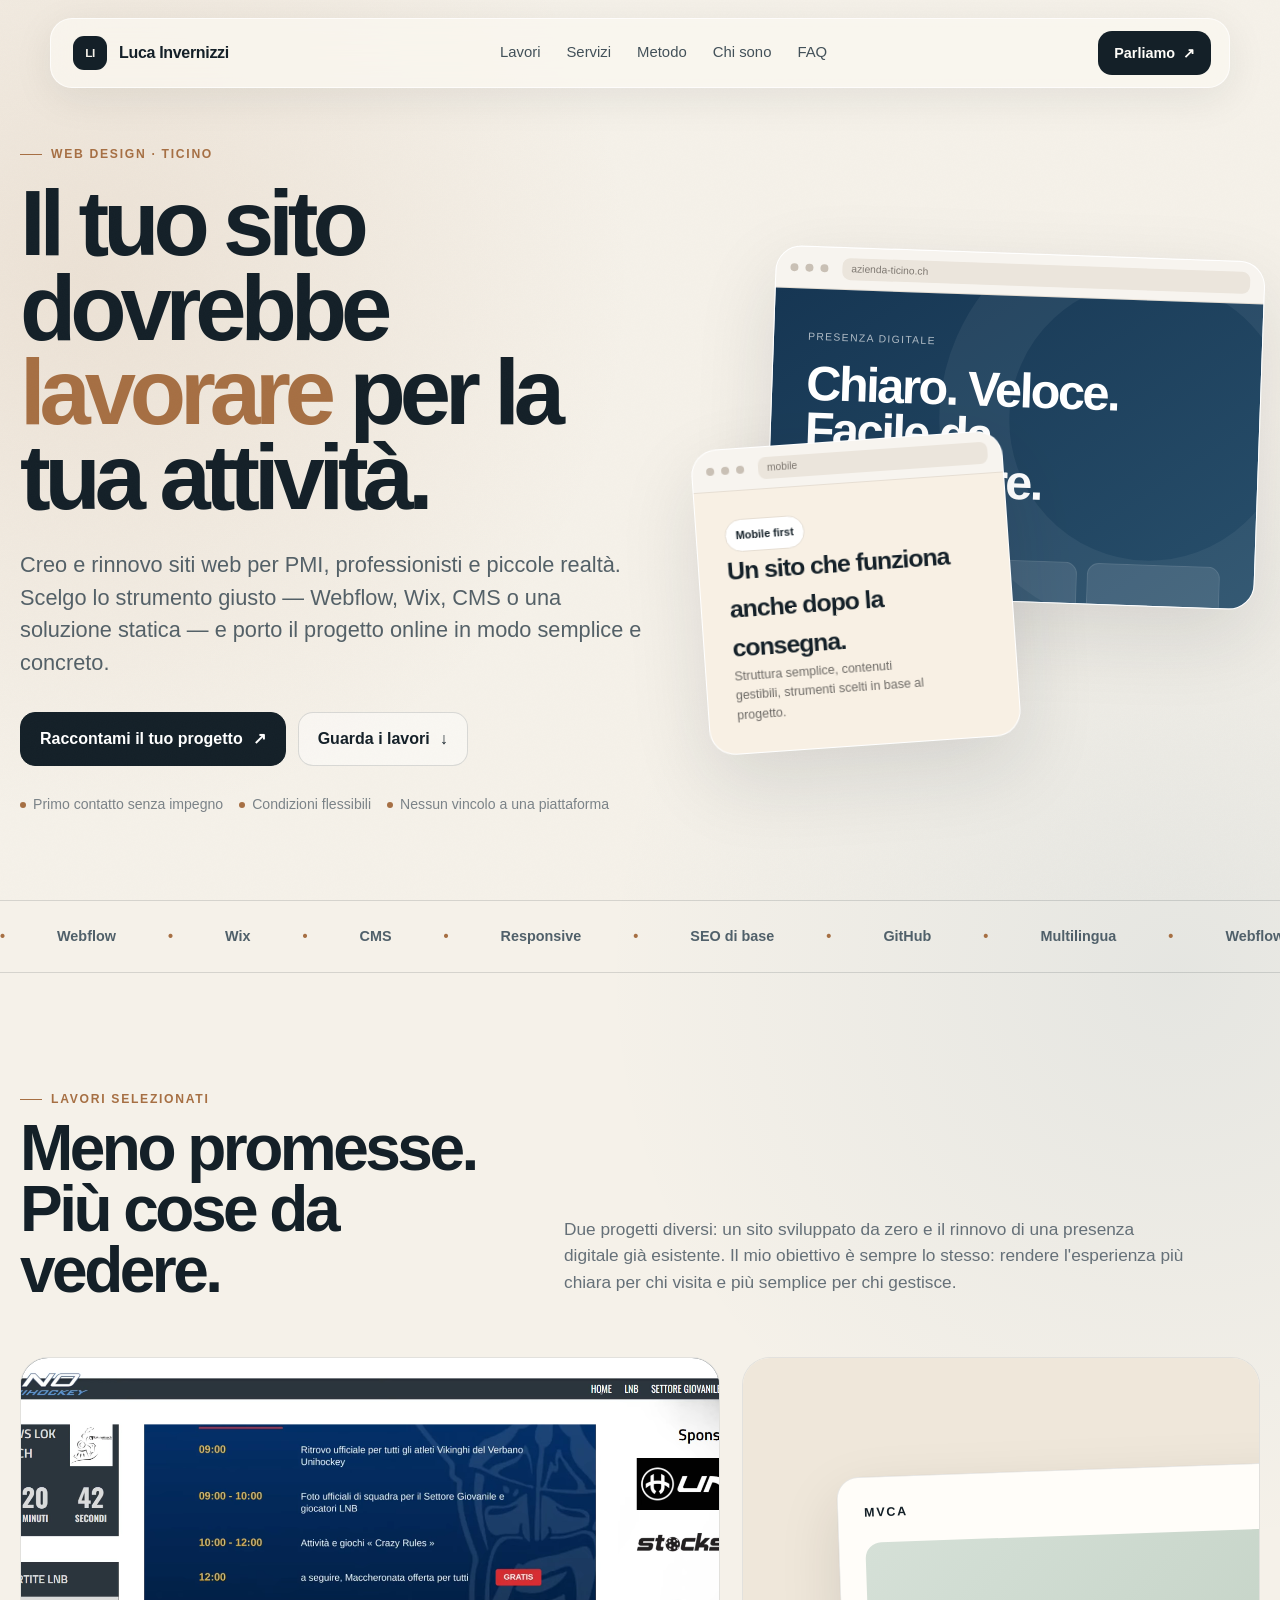
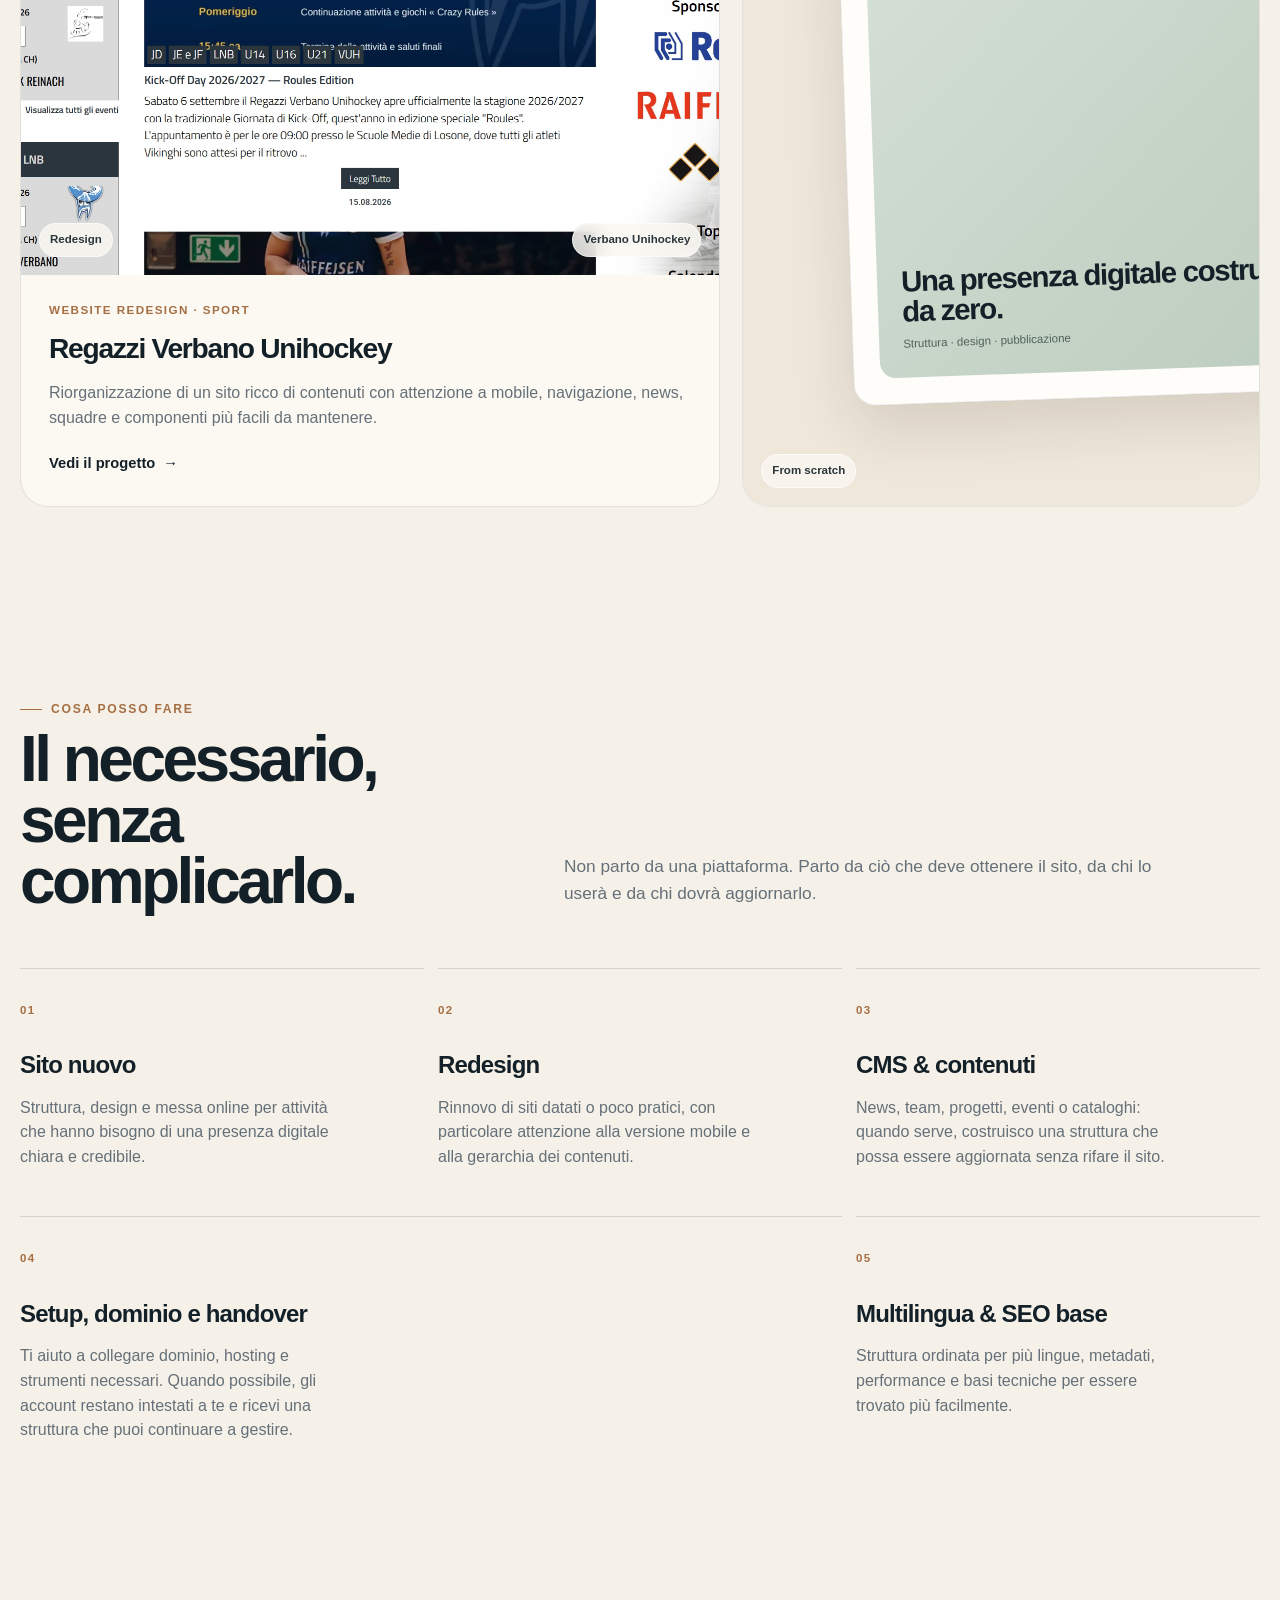
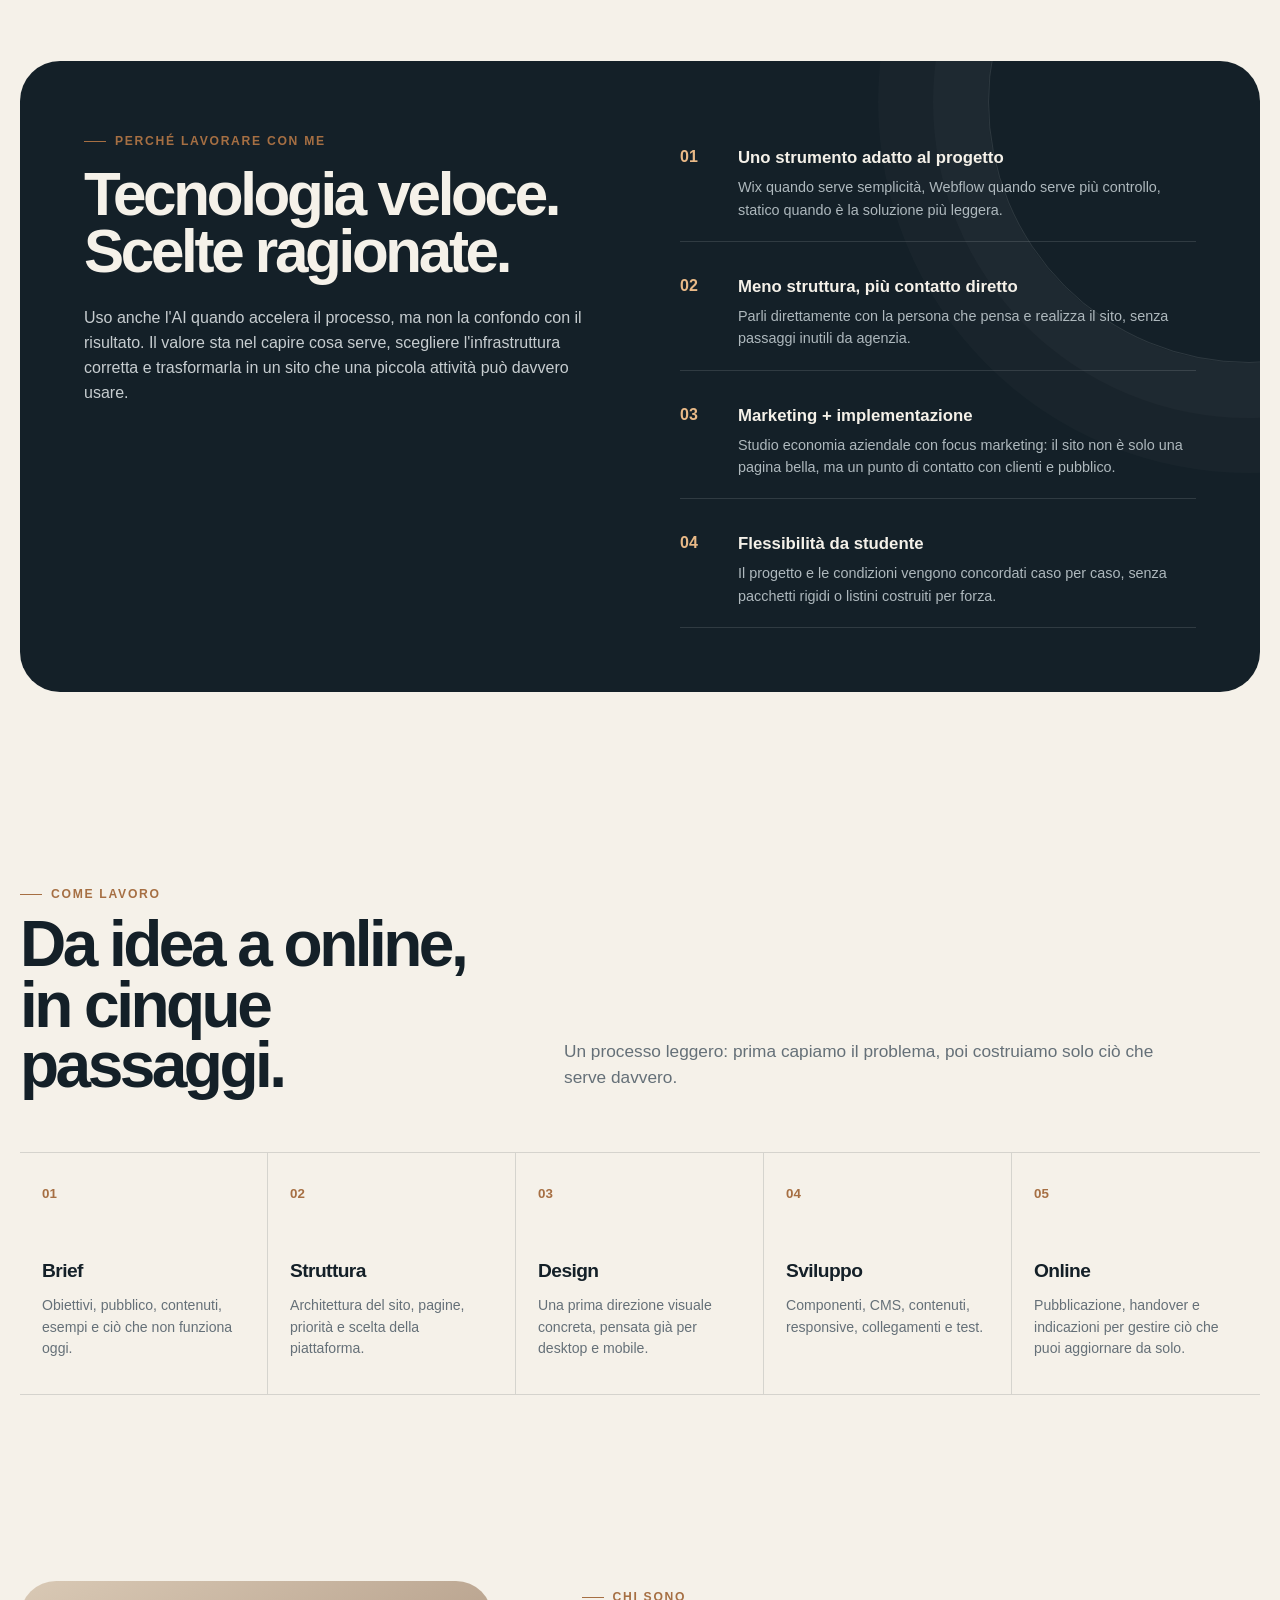
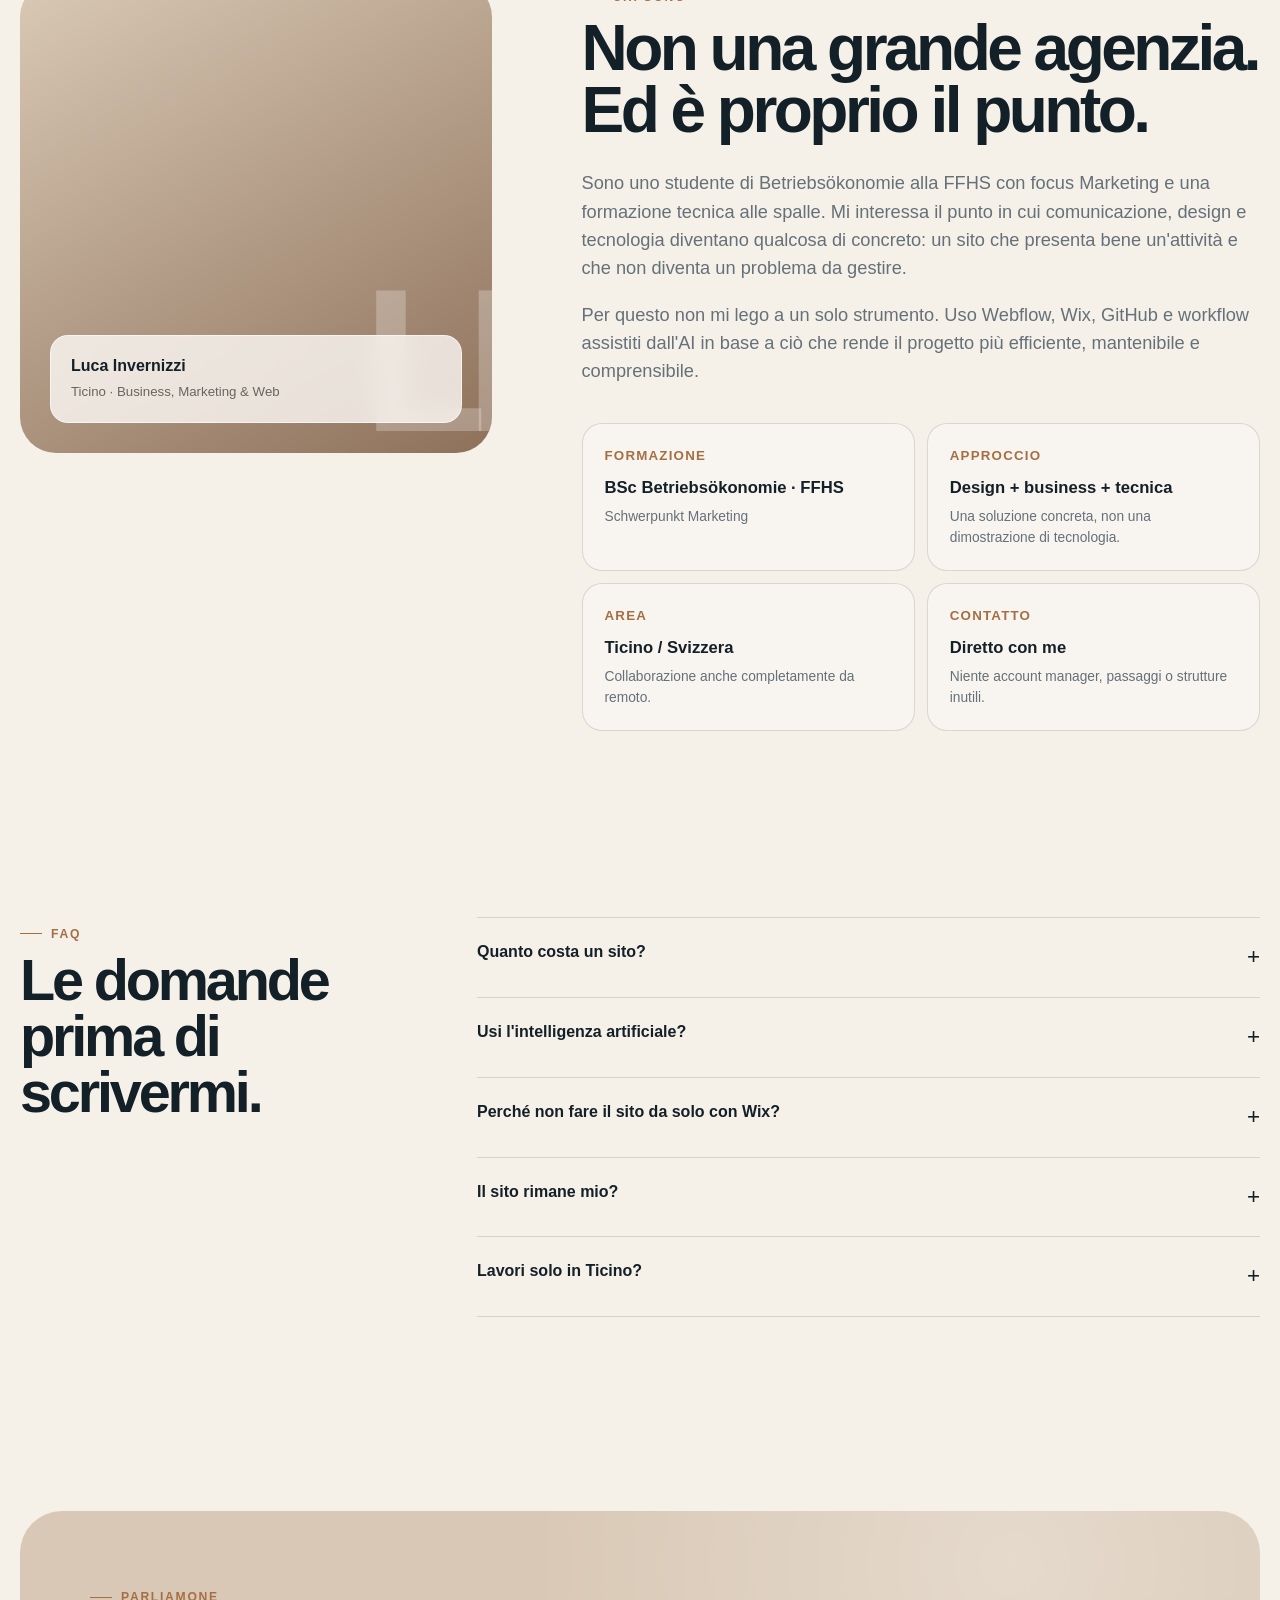
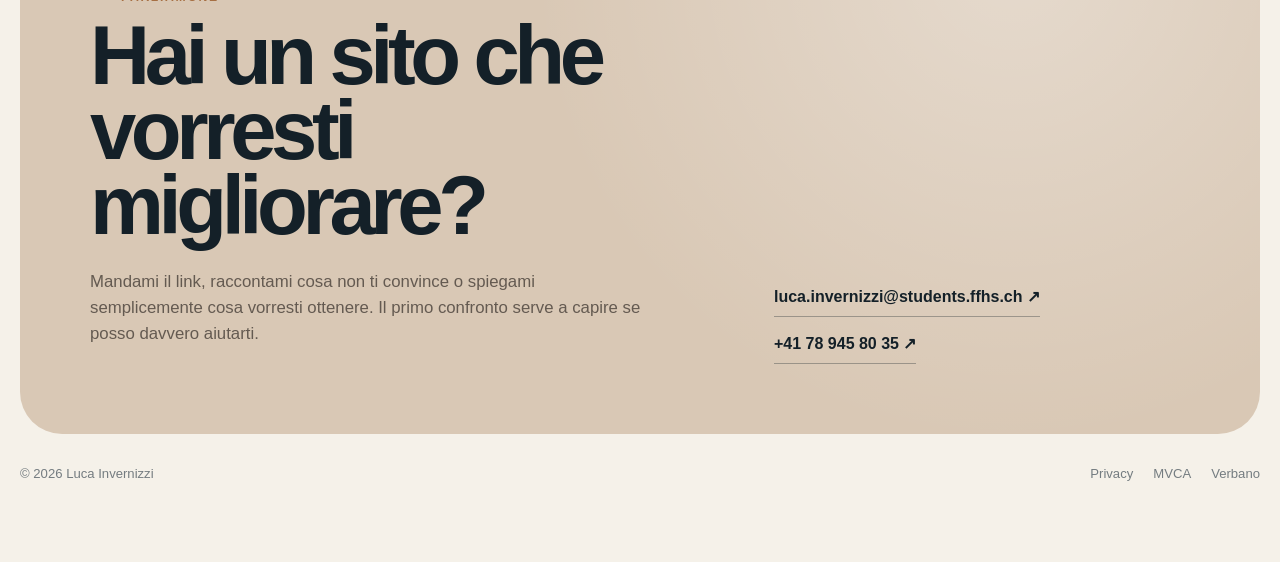
<file: index.html>
<!doctype html>
<html lang="it">
<head>
  <meta charset="utf-8">
  <meta name="viewport" content="width=device-width,initial-scale=1">
  <title>Luca Invernizzi — Web Design per PMI e indipendenti in Ticino</title>
  <meta name="description" content="Siti web moderni, chiari e facili da gestire per PMI, professionisti e piccole realtà in Ticino. Webflow, Wix, CMS e soluzioni statiche.">
  <meta name="theme-color" content="#f5f1e9">
  <meta property="og:title" content="Luca Invernizzi — Web Design">
  <meta property="og:description" content="Siti web moderni e gestibili per PMI e professionisti in Ticino.">
  <meta property="og:type" content="website">
  <link rel="stylesheet" href="assets/style.css">
<link rel="icon" href="assets/favicon.svg" type="image/svg+xml"></head>
<body>
<header class="topbar">
  <nav class="nav" aria-label="Navigazione principale">
    <a class="brand" href="#top" aria-label="Luca Invernizzi, home"><span class="mark">LI</span><span>Luca Invernizzi</span></a>
    <div class="navlinks">
      <a href="#lavori">Lavori</a><a href="#servizi">Servizi</a><a href="#metodo">Metodo</a><a href="#chi-sono">Chi sono</a><a href="#faq">FAQ</a>
    </div>
    <a class="nav-cta" href="mailto:luca.invernizzi@students.ffhs.ch?subject=Richiesta%20sito%20web">Parliamo <span>↗</span></a>
    <button class="menu-btn" aria-label="Apri menu" aria-expanded="false">
      <svg viewBox="0 0 24 24" fill="none" stroke="currentColor" stroke-width="1.7" aria-hidden="true"><path d="M4 7h16M4 12h16M4 17h16"/></svg>
    </button>
  </nav>
</header>

<main id="top">
<section class="hero">
  <div class="container hero-grid">
    <div>
      <span class="eyebrow">Web design · Ticino</span>
      <h1>Il tuo sito dovrebbe <em>lavorare</em> per la tua attività.</h1>
      <p class="lead">Creo e rinnovo siti web per PMI, professionisti e piccole realtà. Scelgo lo strumento giusto — Webflow, Wix, CMS o una soluzione statica — e porto il progetto online in modo semplice e concreto.</p>
      <div class="actions">
        <a class="btn primary" href="mailto:luca.invernizzi@students.ffhs.ch?subject=Vorrei%20parlarti%20del%20mio%20sito">Raccontami il tuo progetto <span>↗</span></a>
        <a class="btn ghost" href="#lavori">Guarda i lavori <span>↓</span></a>
      </div>
      <div class="hero-note"><span><i class="dot"></i> Primo contatto senza impegno</span><span><i class="dot"></i> Condizioni flessibili</span><span><i class="dot"></i> Nessun vincolo a una piattaforma</span></div>
    </div>
    <div class="hero-visual" aria-hidden="true">
      <div class="window main">
        <div class="chrome"><i></i><i></i><i></i><span class="url">azienda-ticino.ch</span></div>
        <div class="mock"><span class="mock-kicker">Presenza digitale</span><div class="mock-title">Chiaro. Veloce. Facile da aggiornare.</div><div class="mock-row"><span></span><span></span><span></span></div></div>
      </div>
      <div class="window small">
        <div class="chrome"><i></i><i></i><i></i><span class="url">mobile</span></div>
        <div class="mini-card"><span class="mini-badge">Mobile first</span><strong>Un sito che funziona anche dopo la consegna.</strong><p>Struttura semplice, contenuti gestibili, strumenti scelti in base al progetto.</p></div>
      </div>
    </div>
  </div>
</section>

<div class="band" aria-hidden="true"><div class="marquee"><span>Webflow</span><span>Wix</span><span>CMS</span><span>Responsive</span><span>SEO di base</span><span>GitHub</span><span>Multilingua</span><span>Webflow</span><span>Wix</span><span>CMS</span><span>Responsive</span><span>SEO di base</span><span>GitHub</span><span>Multilingua</span></div></div>

<section class="section" id="lavori">
  <div class="container">
    <div class="section-head reveal">
      <div><span class="eyebrow">Lavori selezionati</span><h2>Meno promesse. Più cose da vedere.</h2></div>
      <p>Due progetti diversi: un sito sviluppato da zero e il rinnovo di una presenza digitale già esistente. Il mio obiettivo è sempre lo stesso: rendere l'esperienza più chiara per chi visita e più semplice per chi gestisce.</p>
    </div>
    <div class="work-grid">
      <article class="project big reveal">
        <a href="progetti/verbano.html" aria-label="Apri il progetto Verbano Unihockey">
          <div class="project-media">
            <video autoplay muted loop playsinline preload="metadata" poster="assets/media/verbano-before.webp"><source src="assets/media/verbano-walkthrough.webm" type="video/webm"><source src="assets/media/verbano-walkthrough.mp4" type="video/mp4"></video>
            <div class="project-overlay"><span class="pill">Redesign</span><span class="pill">Verbano Unihockey</span></div>
          </div>
          <div class="project-body"><div class="project-meta">Website redesign · Sport</div><h3>Regazzi Verbano Unihockey</h3><p>Riorganizzazione di un sito ricco di contenuti con attenzione a mobile, navigazione, news, squadre e componenti più facili da mantenere.</p><span class="project-link">Vedi il progetto <span>→</span></span></div>
        </a>
      </article>
      <article class="project small reveal">
        <a href="progetti/mvca.html" aria-label="Apri il progetto MVCA">
          <div class="project-media mvca-visual">
            <div class="mvca-sheet"><div class="mvca-nav"><span class="mvca-logo">MVCA</span><span class="mvca-links"><i></i><i></i><i></i></span></div><div class="mvca-hero"><b>Una presenza digitale costruita da zero.</b><span>Struttura · design · pubblicazione</span></div></div>
            <div class="project-overlay"><span class="pill">From scratch</span><span class="pill">mvca.ch</span></div>
          </div>
          <div class="project-body"><div class="project-meta">Nuovo sito · Associazione</div><h3>MVCA</h3><p>Dall'idea iniziale alla pubblicazione: struttura, contenuti, design responsive e una base semplice da mantenere.</p><span class="project-link">Vedi il progetto <span>→</span></span></div>
        </a>
      </article>
    </div>
  </div>
</section>

<section class="section compact" id="servizi">
  <div class="container">
    <div class="section-head reveal"><div><span class="eyebrow">Cosa posso fare</span><h2>Il necessario, senza complicarlo.</h2></div><p>Non parto da una piattaforma. Parto da ciò che deve ottenere il sito, da chi lo userà e da chi dovrà aggiornarlo.</p></div>
    <div class="services reveal">
      <div class="service"><span class="num">01</span><h3>Sito nuovo</h3><p>Struttura, design e messa online per attività che hanno bisogno di una presenza digitale chiara e credibile.</p></div>
      <div class="service"><span class="num">02</span><h3>Redesign</h3><p>Rinnovo di siti datati o poco pratici, con particolare attenzione alla versione mobile e alla gerarchia dei contenuti.</p></div>
      <div class="service"><span class="num">03</span><h3>CMS & contenuti</h3><p>News, team, progetti, eventi o cataloghi: quando serve, costruisco una struttura che possa essere aggiornata senza rifare il sito.</p></div>
      <div class="service wide"><span class="num">04</span><h3>Setup, dominio e handover</h3><p>Ti aiuto a collegare dominio, hosting e strumenti necessari. Quando possibile, gli account restano intestati a te e ricevi una struttura che puoi continuare a gestire.</p></div>
      <div class="service"><span class="num">05</span><h3>Multilingua & SEO base</h3><p>Struttura ordinata per più lingue, metadati, performance e basi tecniche per essere trovato più facilmente.</p></div>
    </div>
  </div>
</section>

<section class="section" id="metodo">
  <div class="container">
    <div class="why reveal">
      <div class="why-grid">
        <div><span class="eyebrow">Perché lavorare con me</span><h2>Tecnologia veloce. Scelte ragionate.</h2><p>Uso anche l'AI quando accelera il processo, ma non la confondo con il risultato. Il valore sta nel capire cosa serve, scegliere l'infrastruttura corretta e trasformarla in un sito che una piccola attività può davvero usare.</p></div>
        <div class="why-list">
          <div class="why-item"><b>01</b><div><h3>Uno strumento adatto al progetto</h3><p>Wix quando serve semplicità, Webflow quando serve più controllo, statico quando è la soluzione più leggera.</p></div></div>
          <div class="why-item"><b>02</b><div><h3>Meno struttura, più contatto diretto</h3><p>Parli direttamente con la persona che pensa e realizza il sito, senza passaggi inutili da agenzia.</p></div></div>
          <div class="why-item"><b>03</b><div><h3>Marketing + implementazione</h3><p>Studio economia aziendale con focus marketing: il sito non è solo una pagina bella, ma un punto di contatto con clienti e pubblico.</p></div></div>
          <div class="why-item"><b>04</b><div><h3>Flessibilità da studente</h3><p>Il progetto e le condizioni vengono concordati caso per caso, senza pacchetti rigidi o listini costruiti per forza.</p></div></div>
        </div>
      </div>
    </div>
  </div>
</section>

<section class="section compact">
  <div class="container">
    <div class="section-head reveal"><div><span class="eyebrow">Come lavoro</span><h2>Da idea a online, in cinque passaggi.</h2></div><p>Un processo leggero: prima capiamo il problema, poi costruiamo solo ciò che serve davvero.</p></div>
    <div class="process reveal">
      <div class="step"><small>01</small><h3>Brief</h3><p>Obiettivi, pubblico, contenuti, esempi e ciò che non funziona oggi.</p></div>
      <div class="step"><small>02</small><h3>Struttura</h3><p>Architettura del sito, pagine, priorità e scelta della piattaforma.</p></div>
      <div class="step"><small>03</small><h3>Design</h3><p>Una prima direzione visuale concreta, pensata già per desktop e mobile.</p></div>
      <div class="step"><small>04</small><h3>Sviluppo</h3><p>Componenti, CMS, contenuti, responsive, collegamenti e test.</p></div>
      <div class="step"><small>05</small><h3>Online</h3><p>Pubblicazione, handover e indicazioni per gestire ciò che puoi aggiornare da solo.</p></div>
    </div>
  </div>
</section>

<section class="section" id="chi-sono">
  <div class="container about-grid">
    <div class="portrait reveal"><div class="portrait-card"><strong>Luca Invernizzi</strong><span>Ticino · Business, Marketing & Web</span></div></div>
    <div class="about-copy reveal"><span class="eyebrow">Chi sono</span><h2>Non una grande agenzia. Ed è proprio il punto.</h2><p>Sono uno studente di Betriebsökonomie alla FFHS con focus Marketing e una formazione tecnica alle spalle. Mi interessa il punto in cui comunicazione, design e tecnologia diventano qualcosa di concreto: un sito che presenta bene un'attività e che non diventa un problema da gestire.</p>
      <p>Per questo non mi lego a un solo strumento. Uso Webflow, Wix, GitHub e workflow assistiti dall'AI in base a ciò che rende il progetto più efficiente, mantenibile e comprensibile.</p>
      <div class="bio-cards"><div class="bio-card"><small>Formazione</small><strong>BSc Betriebsökonomie · FFHS</strong><p>Schwerpunkt Marketing</p></div><div class="bio-card"><small>Approccio</small><strong>Design + business + tecnica</strong><p>Una soluzione concreta, non una dimostrazione di tecnologia.</p></div><div class="bio-card"><small>Area</small><strong>Ticino / Svizzera</strong><p>Collaborazione anche completamente da remoto.</p></div><div class="bio-card"><small>Contatto</small><strong>Diretto con me</strong><p>Niente account manager, passaggi o strutture inutili.</p></div></div>
    </div>
  </div>
</section>

<section class="section compact" id="faq">
  <div class="container faq">
    <div class="reveal"><span class="eyebrow">FAQ</span><h2>Le domande prima di scrivermi.</h2></div>
    <div class="accordion reveal">
      <div class="faq-item"><button class="faq-q" aria-expanded="false"><span>Quanto costa un sito?</span><span>+</span></button><div class="faq-a"><p>Non pubblico pacchetti fissi perché il lavoro cambia molto tra un one-page, un redesign e un sito con CMS. Essendo studente posso mantenere un approccio flessibile: dopo un primo confronto ti dico cosa ritengo sensato fare e, se c'è un costo, lo concordiamo prima.</p></div></div>
      <div class="faq-item"><button class="faq-q" aria-expanded="false"><span>Usi l'intelligenza artificiale?</span><span>+</span></button><div class="faq-a"><p>Sì, quando permette di prototipare o sviluppare più rapidamente. Ma l'AI è uno strumento del processo: struttura, scelta della piattaforma, controllo del risultato, CMS, responsive e pubblicazione restano parte del lavoro che seguo personalmente.</p></div></div>
      <div class="faq-item"><button class="faq-q" aria-expanded="false"><span>Perché non fare il sito da solo con Wix?</span><span>+</span></button><div class="faq-a"><p>Puoi farlo. Il mio lavoro serve soprattutto a ridurre il tempo perso tra struttura, layout, mobile, contenuti, dominio e impostazioni, e a lasciarti una base più ordinata da gestire. Se Wix è la soluzione giusta, useremo Wix.</p></div></div>
      <div class="faq-item"><button class="faq-q" aria-expanded="false"><span>Il sito rimane mio?</span><span>+</span></button><div class="faq-a"><p>L'obiettivo è evitare dipendenze inutili. Quando la piattaforma lo consente, dominio e account principali possono restare intestati direttamente a te e io lavoro con accesso da collaboratore.</p></div></div>
      <div class="faq-item"><button class="faq-q" aria-expanded="false"><span>Lavori solo in Ticino?</span><span>+</span></button><div class="faq-a"><p>Il sito è pensato soprattutto per PMI e professionisti del Ticino, ma il lavoro può essere gestito anche a distanza per progetti nel resto della Svizzera.</p></div></div>
    </div>
  </div>
</section>

<section class="contact" id="contatto">
  <div class="container">
    <div class="contact-card reveal"><div class="contact-inner"><div><span class="eyebrow">Parliamone</span><h2>Hai un sito che vorresti migliorare?</h2><p>Mandami il link, raccontami cosa non ti convince o spiegami semplicemente cosa vorresti ottenere. Il primo confronto serve a capire se posso davvero aiutarti.</p></div><div class="contact-links"><a href="mailto:luca.invernizzi@students.ffhs.ch">luca.invernizzi@students.ffhs.ch ↗</a><a href="tel:+41789458035">+41 78 945 80 35 ↗</a></div></div></div>
    <footer class="footer"><span>© <span data-year></span> Luca Invernizzi</span><div class="footer-links"><a href="privacy.html">Privacy</a><a href="https://www.mvca.ch/" target="_blank" rel="noopener">MVCA</a><a href="https://verbanounihockey.ch/" target="_blank" rel="noopener">Verbano</a></div></footer>
  </div>
</section>
</main>
<script src="assets/site.js" defer></script>
</body>
</html>
</file>
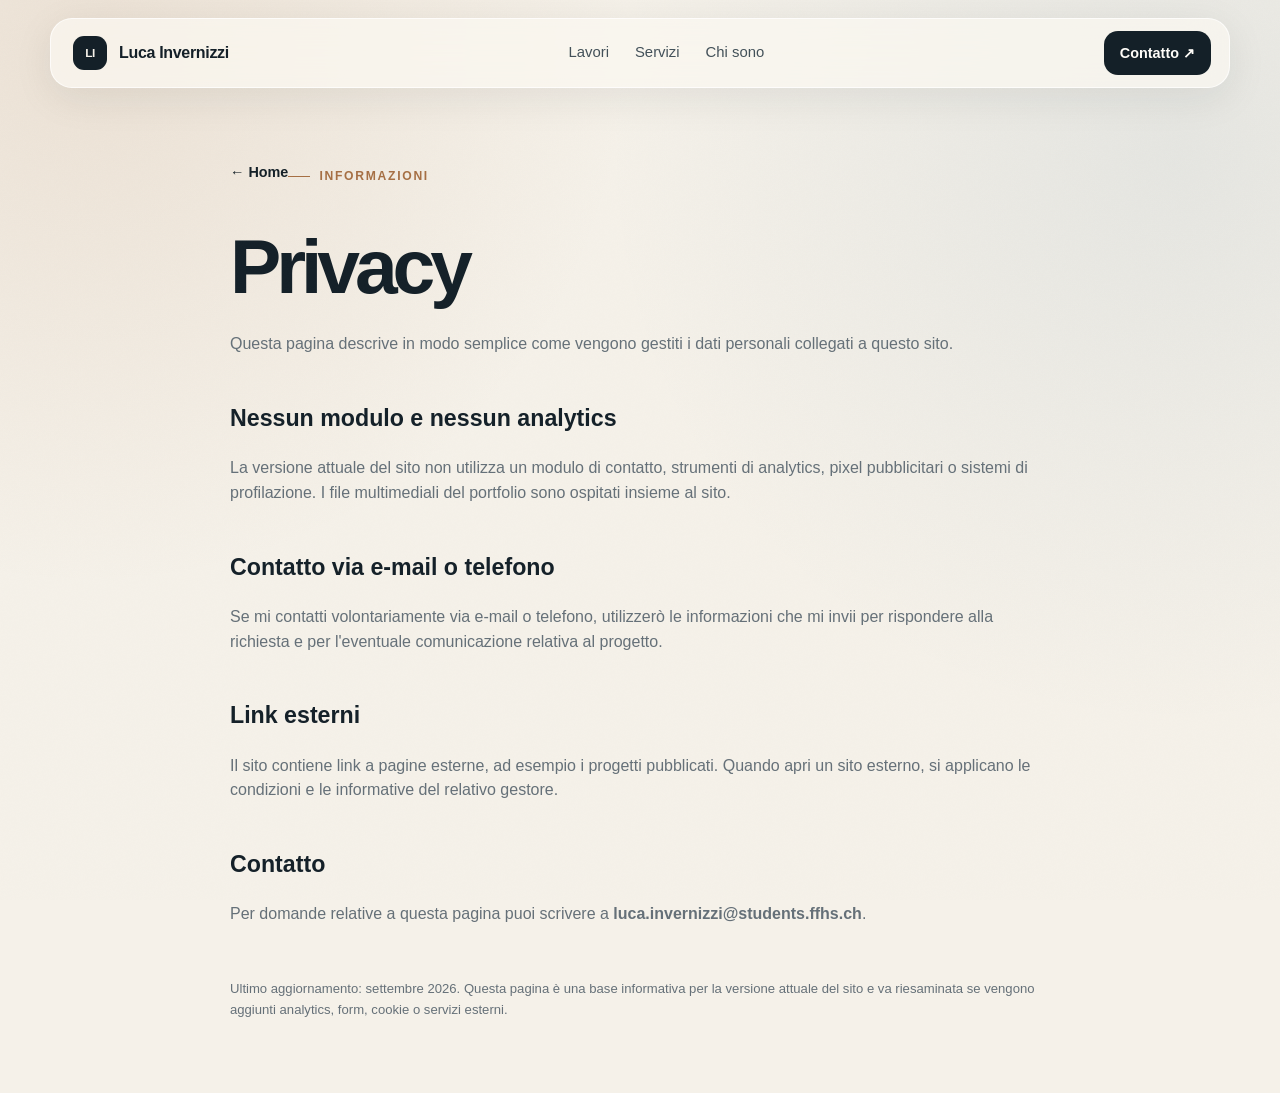
<file: privacy.html>
<!doctype html><html lang="it"><head><meta charset="utf-8"><meta name="viewport" content="width=device-width,initial-scale=1"><title>Privacy | Luca Invernizzi</title><meta name="robots" content="noindex"><link rel="stylesheet" href="assets/style.css"><link rel="icon" href="assets/favicon.svg" type="image/svg+xml"></head><body>
<header class="topbar"><nav class="nav"><a class="brand" href="index.html"><span class="mark">LI</span><span>Luca Invernizzi</span></a><div class="navlinks"><a href="index.html#lavori">Lavori</a><a href="index.html#servizi">Servizi</a><a href="index.html#chi-sono">Chi sono</a></div><a class="nav-cta" href="mailto:luca.invernizzi@students.ffhs.ch">Contatto ↗</a><button class="menu-btn" aria-label="Apri menu" aria-expanded="false"><svg viewBox="0 0 24 24" fill="none" stroke="currentColor" stroke-width="1.7"><path d="M4 7h16M4 12h16M4 17h16"/></svg></button></nav></header>
<main><section class="page-hero"><div class="container privacy"><a class="back" href="index.html">← Home</a><span class="eyebrow">Informazioni</span><h1>Privacy</h1><p>Questa pagina descrive in modo semplice come vengono gestiti i dati personali collegati a questo sito.</p><h2>Nessun modulo e nessun analytics</h2><p>La versione attuale del sito non utilizza un modulo di contatto, strumenti di analytics, pixel pubblicitari o sistemi di profilazione. I file multimediali del portfolio sono ospitati insieme al sito.</p><h2>Contatto via e-mail o telefono</h2><p>Se mi contatti volontariamente via e-mail o telefono, utilizzerò le informazioni che mi invii per rispondere alla richiesta e per l'eventuale comunicazione relativa al progetto.</p><h2>Link esterni</h2><p>Il sito contiene link a pagine esterne, ad esempio i progetti pubblicati. Quando apri un sito esterno, si applicano le condizioni e le informative del relativo gestore.</p><h2>Contatto</h2><p>Per domande relative a questa pagina puoi scrivere a <a href="mailto:luca.invernizzi@students.ffhs.ch"><strong>luca.invernizzi@students.ffhs.ch</strong></a>.</p><p style="font-size:.82rem;margin-top:52px">Ultimo aggiornamento: settembre 2026. Questa pagina è una base informativa per la versione attuale del sito e va riesaminata se vengono aggiunti analytics, form, cookie o servizi esterni.</p></div></section></main><script src="assets/site.js" defer></script></body></html>
</file>
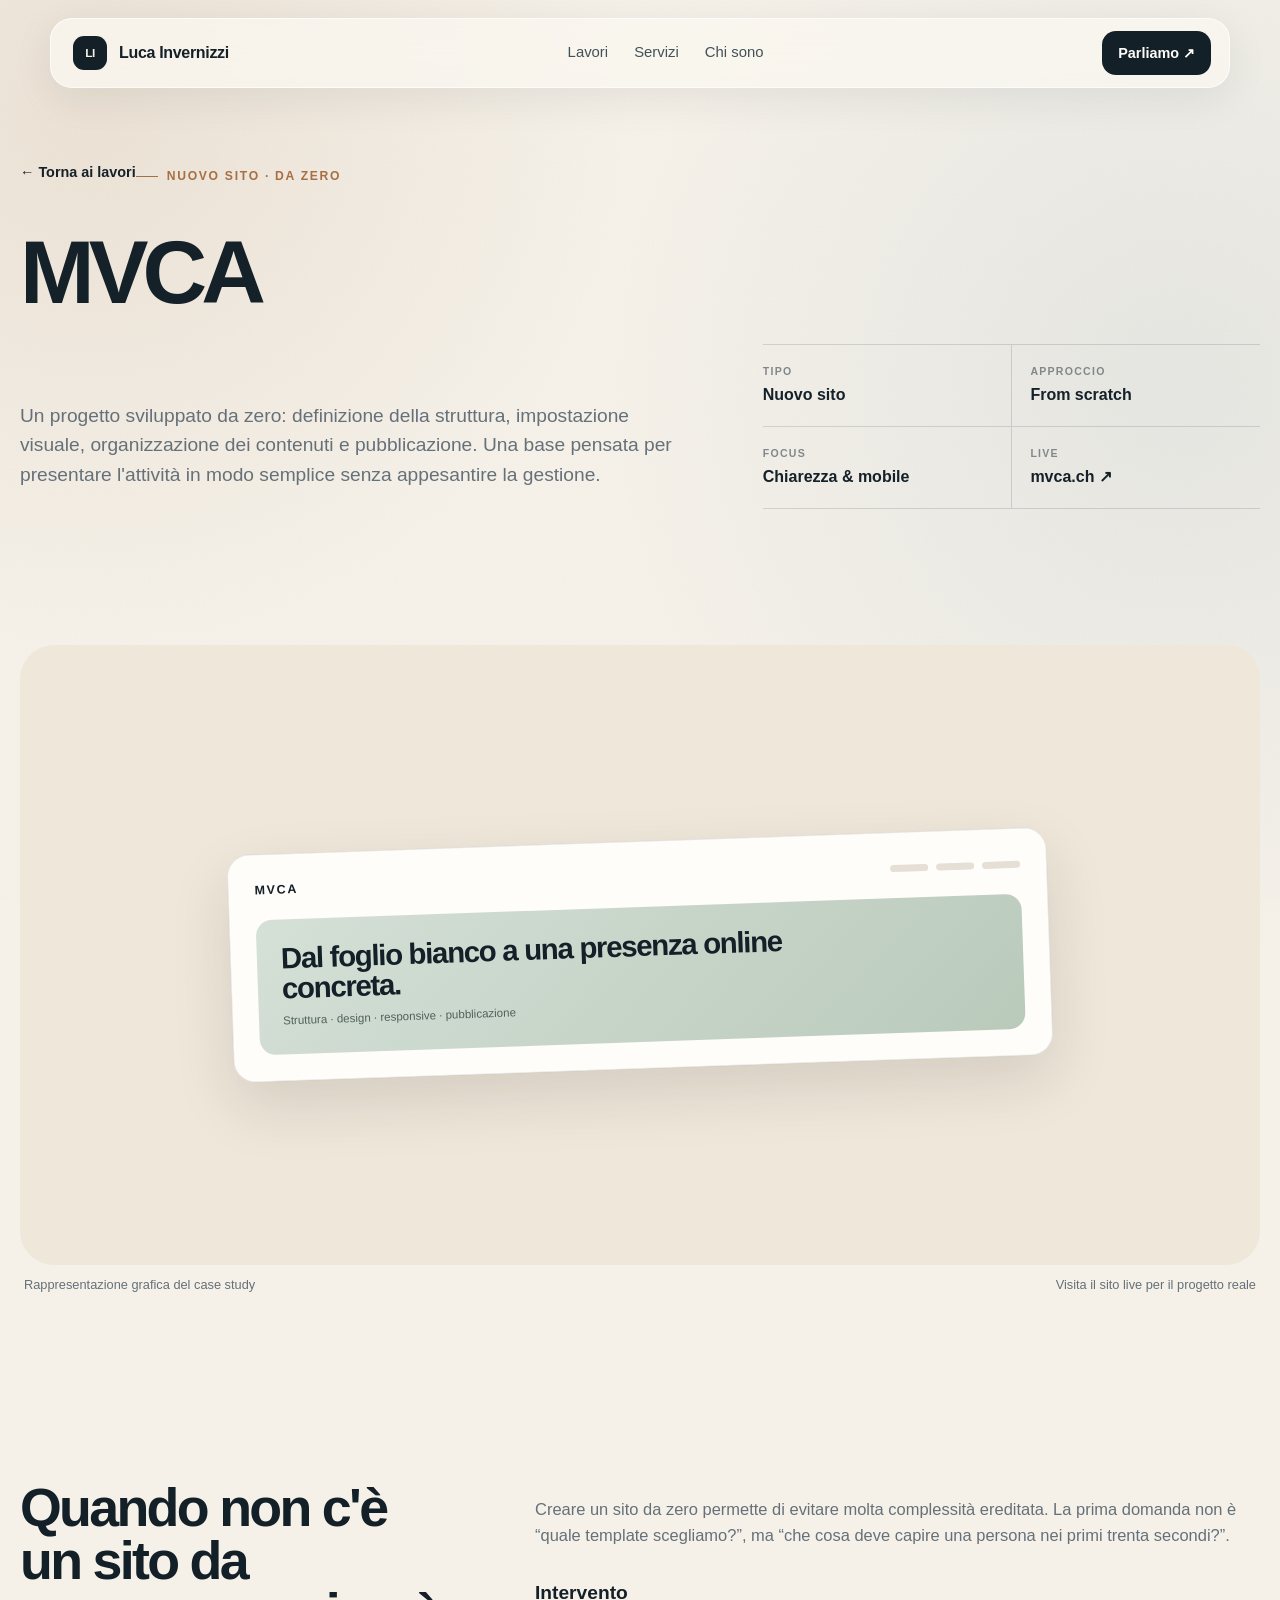
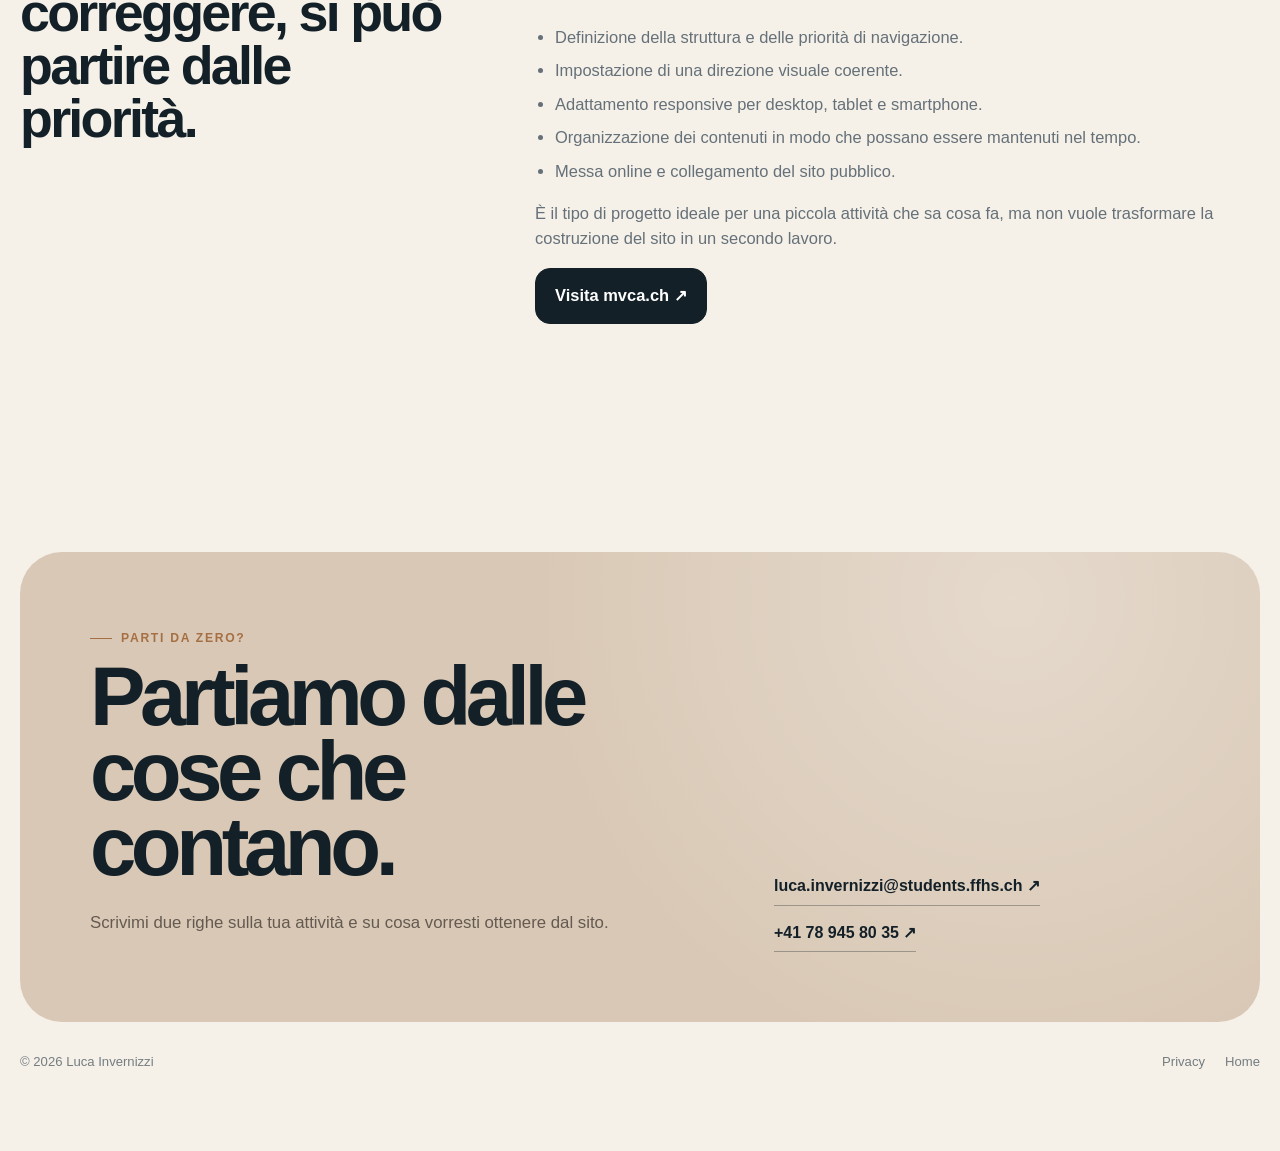
<file: progetti/mvca.html>
<!doctype html><html lang="it"><head><meta charset="utf-8"><meta name="viewport" content="width=device-width,initial-scale=1"><title>MVCA — Case study | Luca Invernizzi</title><meta name="description" content="Case study: sito MVCA creato da zero."><link rel="stylesheet" href="../assets/style.css"><link rel="icon" href="../assets/favicon.svg" type="image/svg+xml"></head><body>
<header class="topbar"><nav class="nav"><a class="brand" href="../index.html"><span class="mark">LI</span><span>Luca Invernizzi</span></a><div class="navlinks"><a href="../index.html#lavori">Lavori</a><a href="../index.html#servizi">Servizi</a><a href="../index.html#chi-sono">Chi sono</a></div><a class="nav-cta" href="mailto:luca.invernizzi@students.ffhs.ch?subject=Richiesta%20sito%20web">Parliamo ↗</a><button class="menu-btn" aria-label="Apri menu" aria-expanded="false"><svg viewBox="0 0 24 24" fill="none" stroke="currentColor" stroke-width="1.7"><path d="M4 7h16M4 12h16M4 17h16"/></svg></button></nav></header>
<main><section class="page-hero"><div class="container"><a class="back" href="../index.html#lavori">← Torna ai lavori</a><span class="eyebrow">Nuovo sito · Da zero</span><h1>MVCA</h1><div class="page-intro"><p>Un progetto sviluppato da zero: definizione della struttura, impostazione visuale, organizzazione dei contenuti e pubblicazione. Una base pensata per presentare l'attività in modo semplice senza appesantire la gestione.</p><div class="facts"><div class="fact"><small>Tipo</small><strong>Nuovo sito</strong></div><div class="fact"><small>Approccio</small><strong>From scratch</strong></div><div class="fact"><small>Focus</small><strong>Chiarezza & mobile</strong></div><div class="fact"><small>Live</small><strong><a href="https://www.mvca.ch/" target="_blank" rel="noopener">mvca.ch ↗</a></strong></div></div></div></div></section>
<section class="section compact"><div class="container"><div class="project-media mvca-visual" style="border-radius:34px;min-height:620px"><div class="mvca-sheet" style="max-width:820px"><div class="mvca-nav"><span class="mvca-logo">MVCA</span><span class="mvca-links"><i></i><i></i><i></i></span></div><div class="mvca-hero"><b>Dal foglio bianco a una presenza online concreta.</b><span>Struttura · design · responsive · pubblicazione</span></div></div></div><div class="case-caption"><span>Rappresentazione grafica del case study</span><span>Visita il sito live per il progetto reale</span></div></div></section>
<section class="section"><div class="container case-grid"><h2 class="reveal">Quando non c'è un sito da correggere, si può partire dalle priorità.</h2><div class="case-copy reveal"><p>Creare un sito da zero permette di evitare molta complessità ereditata. La prima domanda non è “quale template scegliamo?”, ma “che cosa deve capire una persona nei primi trenta secondi?”.</p><h3>Intervento</h3><ul><li>Definizione della struttura e delle priorità di navigazione.</li><li>Impostazione di una direzione visuale coerente.</li><li>Adattamento responsive per desktop, tablet e smartphone.</li><li>Organizzazione dei contenuti in modo che possano essere mantenuti nel tempo.</li><li>Messa online e collegamento del sito pubblico.</li></ul><p>È il tipo di progetto ideale per una piccola attività che sa cosa fa, ma non vuole trasformare la costruzione del sito in un secondo lavoro.</p><a class="btn primary" href="https://www.mvca.ch/" target="_blank" rel="noopener">Visita mvca.ch ↗</a></div></div></section>
<section class="contact"><div class="container"><div class="contact-card"><div class="contact-inner"><div><span class="eyebrow">Parti da zero?</span><h2>Partiamo dalle cose che contano.</h2><p>Scrivimi due righe sulla tua attività e su cosa vorresti ottenere dal sito.</p></div><div class="contact-links"><a href="mailto:luca.invernizzi@students.ffhs.ch?subject=Nuovo%20sito%20web">luca.invernizzi@students.ffhs.ch ↗</a><a href="tel:+41789458035">+41 78 945 80 35 ↗</a></div></div></div><footer class="footer"><span>© <span data-year></span> Luca Invernizzi</span><div class="footer-links"><a href="../privacy.html">Privacy</a><a href="../index.html">Home</a></div></footer></div></section></main><script src="../assets/site.js" defer></script></body></html>
</file>
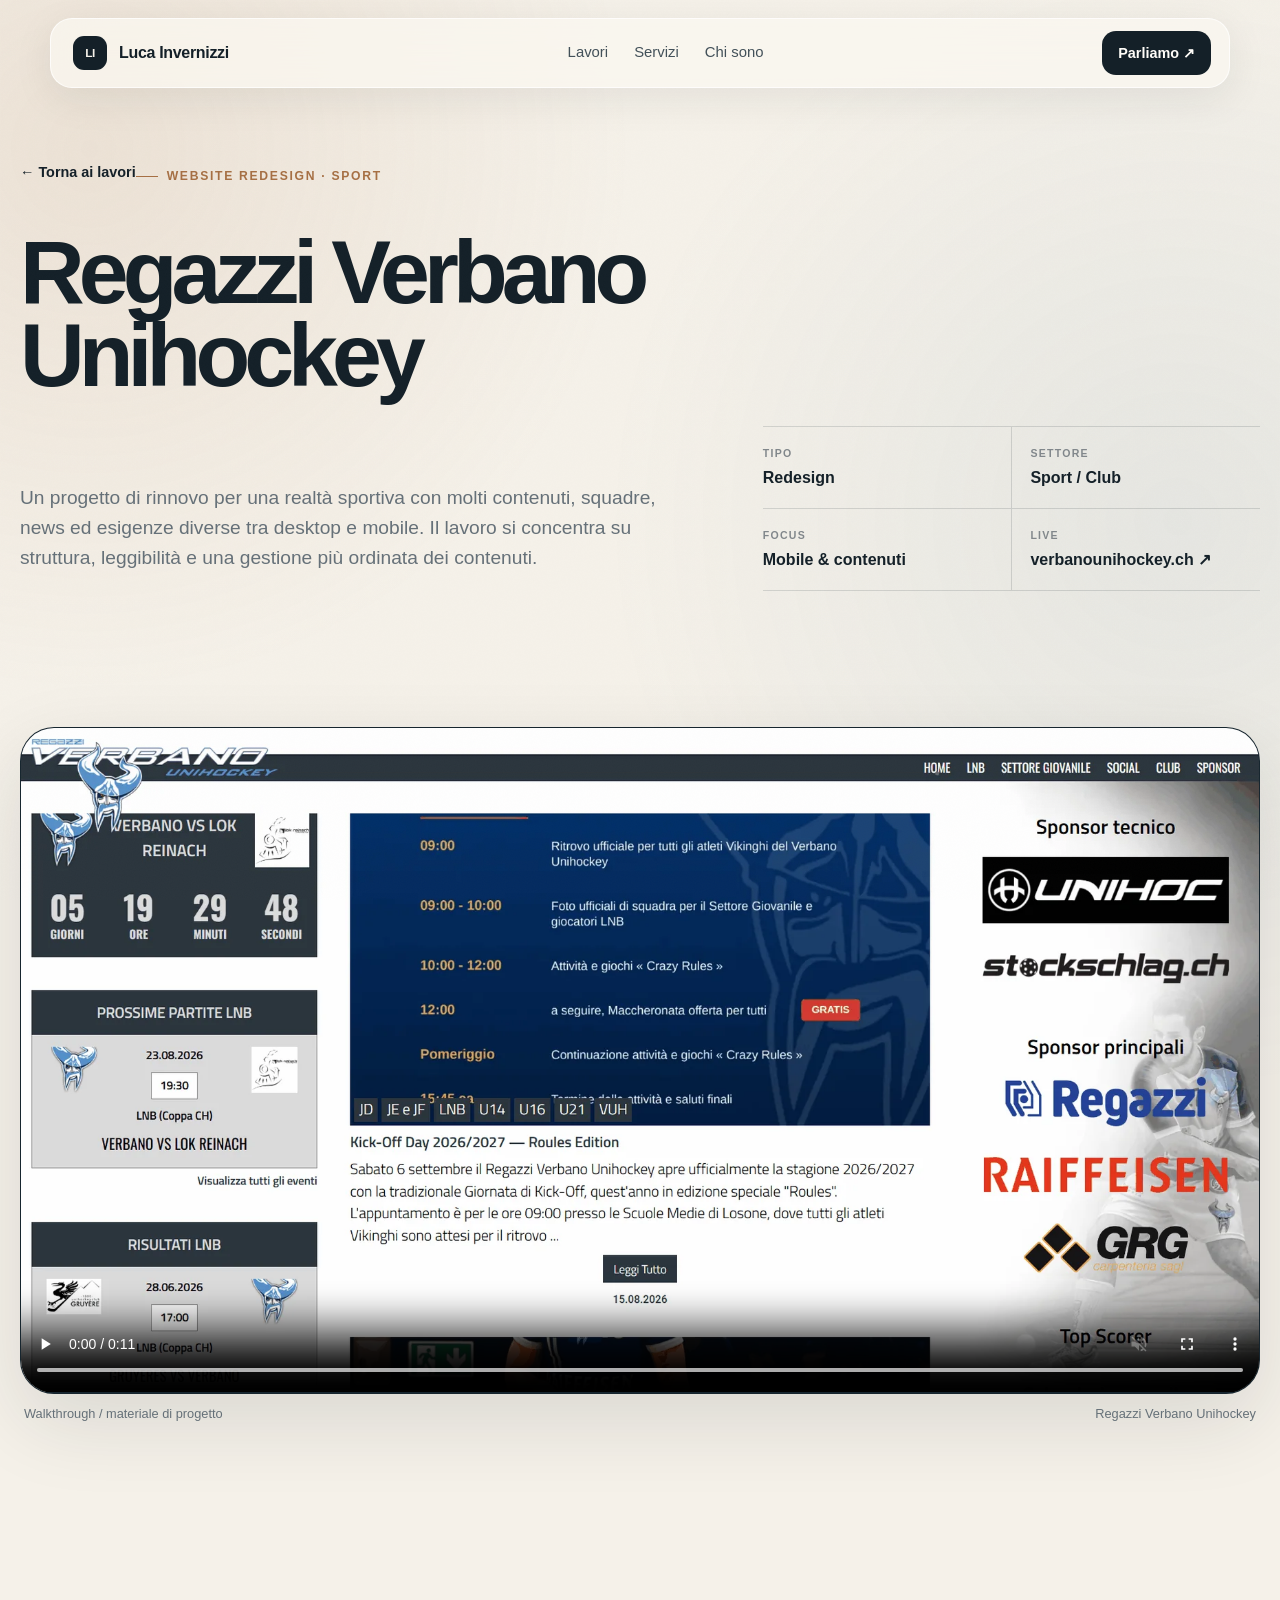
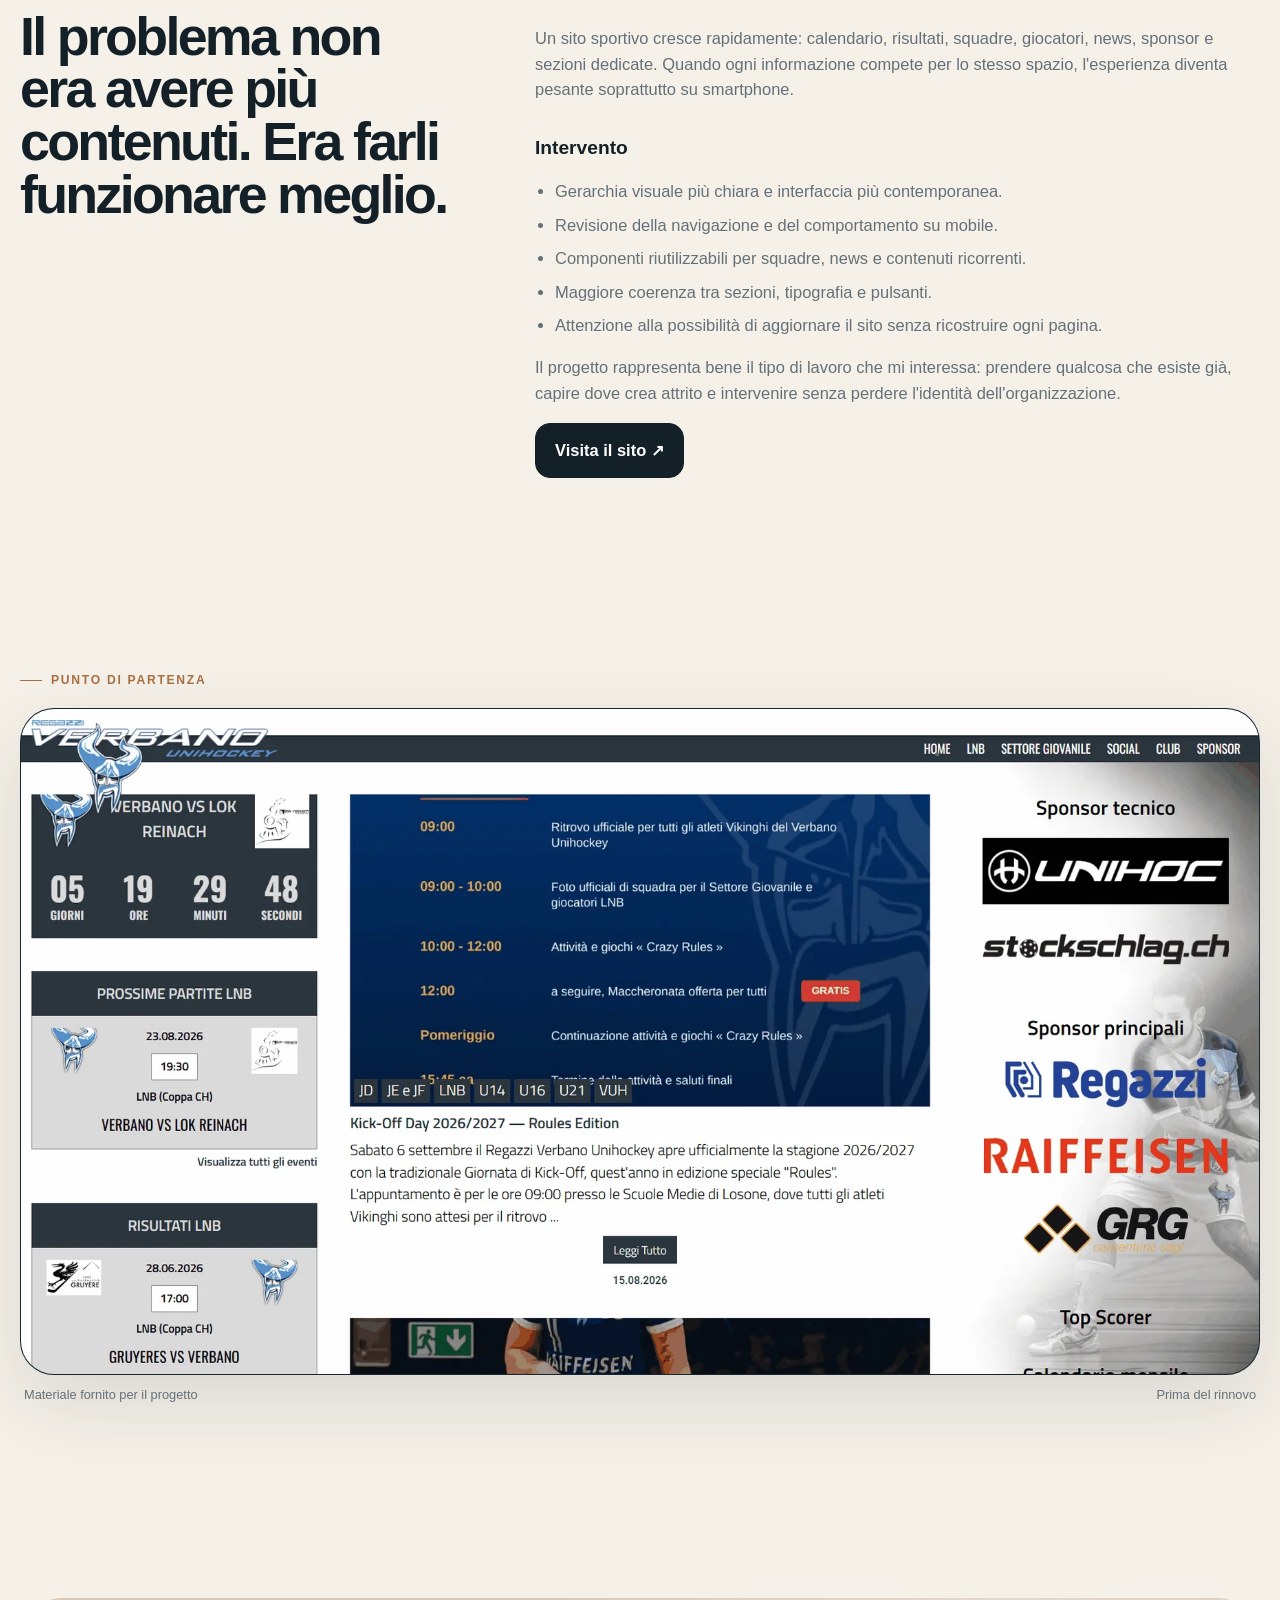
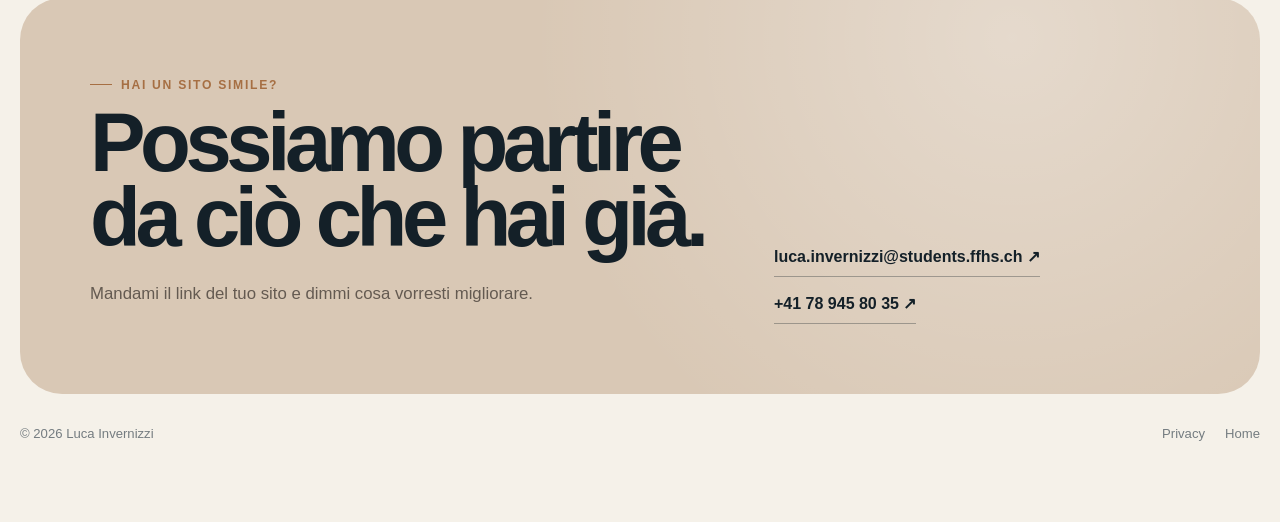
<file: progetti/verbano.html>
<!doctype html><html lang="it"><head><meta charset="utf-8"><meta name="viewport" content="width=device-width,initial-scale=1"><title>Verbano Unihockey — Case study | Luca Invernizzi</title><meta name="description" content="Case study: rinnovo del sito Regazzi Verbano Unihockey."><link rel="stylesheet" href="../assets/style.css"><link rel="icon" href="../assets/favicon.svg" type="image/svg+xml"></head><body>
<header class="topbar"><nav class="nav"><a class="brand" href="../index.html"><span class="mark">LI</span><span>Luca Invernizzi</span></a><div class="navlinks"><a href="../index.html#lavori">Lavori</a><a href="../index.html#servizi">Servizi</a><a href="../index.html#chi-sono">Chi sono</a></div><a class="nav-cta" href="mailto:luca.invernizzi@students.ffhs.ch?subject=Richiesta%20sito%20web">Parliamo ↗</a><button class="menu-btn" aria-label="Apri menu" aria-expanded="false"><svg viewBox="0 0 24 24" fill="none" stroke="currentColor" stroke-width="1.7"><path d="M4 7h16M4 12h16M4 17h16"/></svg></button></nav></header>
<main><section class="page-hero"><div class="container"><a class="back" href="../index.html#lavori">← Torna ai lavori</a><span class="eyebrow">Website redesign · Sport</span><h1>Regazzi Verbano Unihockey</h1><div class="page-intro"><p>Un progetto di rinnovo per una realtà sportiva con molti contenuti, squadre, news ed esigenze diverse tra desktop e mobile. Il lavoro si concentra su struttura, leggibilità e una gestione più ordinata dei contenuti.</p><div class="facts"><div class="fact"><small>Tipo</small><strong>Redesign</strong></div><div class="fact"><small>Settore</small><strong>Sport / Club</strong></div><div class="fact"><small>Focus</small><strong>Mobile & contenuti</strong></div><div class="fact"><small>Live</small><strong><a href="https://verbanounihockey.ch/" target="_blank" rel="noopener">verbanounihockey.ch ↗</a></strong></div></div></div></div></section>
<section class="section compact"><div class="container"><div class="case-media reveal"><video controls muted playsinline preload="metadata" poster="../assets/media/verbano-before.webp"><source src="../assets/media/verbano-walkthrough.webm" type="video/webm"><source src="../assets/media/verbano-walkthrough.mp4" type="video/mp4"></video></div><div class="case-caption"><span>Walkthrough / materiale di progetto</span><span>Regazzi Verbano Unihockey</span></div></div></section>
<section class="section"><div class="container case-grid"><h2 class="reveal">Il problema non era avere più contenuti. Era farli funzionare meglio.</h2><div class="case-copy reveal"><p>Un sito sportivo cresce rapidamente: calendario, risultati, squadre, giocatori, news, sponsor e sezioni dedicate. Quando ogni informazione compete per lo stesso spazio, l'esperienza diventa pesante soprattutto su smartphone.</p><h3>Intervento</h3><ul><li>Gerarchia visuale più chiara e interfaccia più contemporanea.</li><li>Revisione della navigazione e del comportamento su mobile.</li><li>Componenti riutilizzabili per squadre, news e contenuti ricorrenti.</li><li>Maggiore coerenza tra sezioni, tipografia e pulsanti.</li><li>Attenzione alla possibilità di aggiornare il sito senza ricostruire ogni pagina.</li></ul><p>Il progetto rappresenta bene il tipo di lavoro che mi interessa: prendere qualcosa che esiste già, capire dove crea attrito e intervenire senza perdere l'identità dell'organizzazione.</p><a class="btn primary" href="https://verbanounihockey.ch/" target="_blank" rel="noopener">Visita il sito ↗</a></div></div></section>
<section class="section compact"><div class="container"><span class="eyebrow">Punto di partenza</span><div style="height:18px"></div><div class="case-media reveal"><img src="../assets/media/verbano-before.webp" alt="Schermata del sito Verbano prima del rinnovo" loading="lazy"></div><div class="case-caption"><span>Materiale fornito per il progetto</span><span>Prima del rinnovo</span></div></div></section>
<section class="contact"><div class="container"><div class="contact-card"><div class="contact-inner"><div><span class="eyebrow">Hai un sito simile?</span><h2>Possiamo partire da ciò che hai già.</h2><p>Mandami il link del tuo sito e dimmi cosa vorresti migliorare.</p></div><div class="contact-links"><a href="mailto:luca.invernizzi@students.ffhs.ch?subject=Redesign%20sito%20web">luca.invernizzi@students.ffhs.ch ↗</a><a href="tel:+41789458035">+41 78 945 80 35 ↗</a></div></div></div><footer class="footer"><span>© <span data-year></span> Luca Invernizzi</span><div class="footer-links"><a href="../privacy.html">Privacy</a><a href="../index.html">Home</a></div></footer></div></section></main><script src="../assets/site.js" defer></script></body></html>
</file>
<file: assets/style.css>
:root{
  --paper:#f5f1e9;
  --paper-2:#ece4d7;
  --ink:#142028;
  --muted:#657078;
  --line:rgba(20,32,40,.14);
  --navy:#17324a;
  --blue:#2a5f85;
  --copper:#a66f43;
  --white:#fffdf9;
  --shadow:0 28px 80px rgba(24,34,41,.12);
  --radius:28px;
  --max:1240px;
}
*{box-sizing:border-box}
html{scroll-behavior:smooth;background:var(--paper)}
body{margin:0;color:var(--ink);font-family:Inter,ui-sans-serif,-apple-system,BlinkMacSystemFont,"Segoe UI",Helvetica,Arial,sans-serif;background:
  radial-gradient(circle at 7% 4%, rgba(166,111,67,.12), transparent 34rem),
  radial-gradient(circle at 92% 14%, rgba(42,95,133,.08), transparent 36rem),
  var(--paper);font-size:16px;line-height:1.55}
body::before{content:"";position:fixed;inset:0;pointer-events:none;opacity:.32;background-image:url("data:image/svg+xml,%3Csvg width='84' height='84' viewBox='0 0 84 84' xmlns='http://www.w3.org/2000/svg'%3E%3Cfilter id='n'%3E%3CfeTurbulence type='fractalNoise' baseFrequency='.85' numOctaves='2' stitchTiles='stitch'/%3E%3C/filter%3E%3Crect width='100%25' height='100%25' filter='url(%23n)' opacity='.055'/%3E%3C/svg%3E")}
a{color:inherit;text-decoration:none}
img,video{display:block;max-width:100%}
button{font:inherit}
::selection{background:rgba(166,111,67,.25)}
.container{width:min(calc(100% - 40px),var(--max));margin-inline:auto}
.eyebrow{display:inline-flex;align-items:center;gap:9px;font-size:.76rem;font-weight:750;letter-spacing:.14em;text-transform:uppercase;color:var(--copper)}
.eyebrow::before{content:"";width:22px;height:1px;background:currentColor}
.topbar{position:fixed;z-index:50;left:50%;top:18px;transform:translateX(-50%);width:min(calc(100% - 28px),1180px);background:rgba(250,247,241,.76);backdrop-filter:blur(18px) saturate(130%);-webkit-backdrop-filter:blur(18px) saturate(130%);border:1px solid rgba(255,255,255,.72);box-shadow:0 10px 40px rgba(25,35,42,.08);border-radius:22px}
.nav{height:68px;display:flex;align-items:center;justify-content:space-between;padding:0 18px 0 22px;gap:24px}
.brand{display:flex;align-items:center;gap:12px;font-weight:760;letter-spacing:-.02em;white-space:nowrap}
.mark{width:34px;height:34px;border-radius:11px;display:grid;place-items:center;background:var(--ink);color:var(--paper);font-size:.74rem;font-weight:800;letter-spacing:-.04em}
.navlinks{display:flex;align-items:center;gap:26px;color:#435159;font-size:.93rem}
.navlinks a{transition:.2s ease}.navlinks a:hover{color:var(--ink)}
.nav-cta{display:inline-flex;align-items:center;gap:8px;background:var(--ink);color:var(--white);padding:11px 16px;border-radius:14px;font-weight:680;font-size:.9rem;transition:.2s ease}
.nav-cta:hover{transform:translateY(-1px);background:var(--navy)}
.menu-btn{display:none;border:0;background:transparent;padding:8px;color:var(--ink)}
.menu-btn svg{width:24px;height:24px}
.hero{min-height:100svh;display:flex;align-items:center;padding:138px 0 84px;overflow:hidden}
.hero-grid{display:grid;grid-template-columns:1.08fr .92fr;gap:70px;align-items:center}
h1{font-size:clamp(3.2rem,7.2vw,7rem);line-height:.92;letter-spacing:-.066em;margin:18px 0 28px;max-width:900px;font-weight:740}
.hero h1 em{font-style:normal;color:var(--copper)}
.lead{font-size:clamp(1.12rem,1.7vw,1.42rem);color:#536067;max-width:680px;line-height:1.5;margin:0 0 32px}
.actions{display:flex;align-items:center;gap:12px;flex-wrap:wrap}
.btn{display:inline-flex;align-items:center;justify-content:center;gap:10px;padding:14px 19px;border-radius:15px;border:1px solid var(--line);font-weight:700;transition:.22s ease;min-height:51px}
.btn.primary{background:var(--ink);color:white;border-color:var(--ink)}
.btn.primary:hover{background:var(--navy);transform:translateY(-2px);box-shadow:0 10px 25px rgba(23,50,74,.16)}
.btn.ghost{background:rgba(255,255,255,.42)}
.btn.ghost:hover{background:rgba(255,255,255,.78);transform:translateY(-2px)}
.hero-note{margin-top:28px;color:#7b8388;font-size:.88rem;display:flex;gap:16px;flex-wrap:wrap}
.hero-note span{display:flex;align-items:center;gap:7px}.dot{width:6px;height:6px;border-radius:50%;background:var(--copper)}
.hero-visual{position:relative;min-height:560px}
.window{position:absolute;border-radius:26px;overflow:hidden;border:1px solid rgba(255,255,255,.78);box-shadow:var(--shadow);background:#fff}
.window.main{width:91%;right:0;top:10%;transform:rotate(2deg)}
.window.small{width:58%;left:-4%;bottom:2%;transform:rotate(-4deg);z-index:2}
.chrome{height:42px;display:flex;align-items:center;gap:7px;padding:0 14px;background:#f7f4ef;border-bottom:1px solid #e6ded3}
.chrome i{width:8px;height:8px;border-radius:50%;background:#c9c0b5}.chrome .url{margin-left:7px;height:22px;flex:1;border-radius:8px;background:#ebe5dc;color:#7d7770;font-style:normal;font-size:.64rem;display:flex;align-items:center;padding:0 9px;overflow:hidden;white-space:nowrap}
.mock{aspect-ratio:16/10;padding:34px;background:linear-gradient(145deg,#163653,#284f6b);color:#fff;position:relative;overflow:hidden}
.mock::after{content:"";position:absolute;width:280px;height:280px;border:70px solid rgba(255,255,255,.055);border-radius:50%;right:-100px;top:-90px}
.mock-kicker{font-size:.65rem;letter-spacing:.13em;text-transform:uppercase;opacity:.66}.mock-title{font-size:clamp(1.8rem,3.8vw,3.2rem);line-height:.95;font-weight:720;letter-spacing:-.05em;margin:12px 0 55px;width:75%}.mock-row{display:grid;grid-template-columns:repeat(3,1fr);gap:10px}.mock-row span{height:52px;background:rgba(255,255,255,.10);border:1px solid rgba(255,255,255,.09);border-radius:12px}
.mini-card{padding:28px;background:#f8f0e4;aspect-ratio:1.38;display:flex;flex-direction:column;justify-content:space-between}.mini-card strong{font-size:1.55rem;letter-spacing:-.04em}.mini-card p{font-size:.78rem;color:#6d6a66;margin:0;max-width:80%}.mini-badge{align-self:flex-start;padding:7px 10px;border-radius:999px;background:#fff;border:1px solid #e6ded3;font-size:.68rem;font-weight:700}
.section{padding:110px 0}.section.compact{padding:76px 0}.section-head{display:grid;grid-template-columns:.8fr 1.2fr;gap:80px;margin-bottom:56px;align-items:end}.section-head h2{font-size:clamp(2.4rem,5vw,5.2rem);line-height:.95;letter-spacing:-.055em;margin:10px 0 0;max-width:760px}.section-head p{font-size:1.08rem;color:var(--muted);max-width:620px;margin:0 0 5px}
.work-grid{display:grid;grid-template-columns:1.15fr .85fr;gap:22px}.project{border-radius:var(--radius);overflow:hidden;border:1px solid rgba(20,32,40,.11);background:rgba(255,253,249,.64);transition:.3s ease}.project:hover{transform:translateY(-5px);box-shadow:var(--shadow)}
.project-media{background:#1a2831;position:relative;overflow:hidden}.project-media video,.project-media img{width:100%;height:100%;object-fit:cover}.project.big .project-media{aspect-ratio:1.35}.project.small .project-media{aspect-ratio:1.08}.project-overlay{position:absolute;inset:auto 18px 18px 18px;display:flex;justify-content:space-between;align-items:end;gap:10px}.pill{display:inline-flex;padding:7px 10px;background:rgba(250,247,241,.84);backdrop-filter:blur(10px);border:1px solid rgba(255,255,255,.6);border-radius:999px;font-size:.72rem;font-weight:760;color:#2b363c}.project-body{padding:26px 28px 30px}.project-meta{font-size:.73rem;text-transform:uppercase;letter-spacing:.12em;color:var(--copper);font-weight:720}.project-body h3{font-size:clamp(1.55rem,2.2vw,2.35rem);letter-spacing:-.045em;margin:8px 0 10px}.project-body p{color:var(--muted);margin:0;max-width:680px}.project-link{margin-top:22px;display:inline-flex;gap:8px;font-weight:720;font-size:.92rem}.project-link span{transition:.2s}.project:hover .project-link span{transform:translateX(4px)}
.mvca-visual{height:100%;min-height:360px;background:#efe7da;position:relative;padding:35px;display:flex;align-items:center;justify-content:center}.mvca-sheet{width:82%;height:78%;background:#fffdf9;border-radius:22px;border:1px solid rgba(20,32,40,.1);box-shadow:0 24px 60px rgba(42,34,26,.13);padding:26px;transform:rotate(-2deg);display:grid;grid-template-rows:auto 1fr;gap:20px}.mvca-nav{display:flex;align-items:center;justify-content:space-between}.mvca-logo{font-size:.78rem;font-weight:850;letter-spacing:.14em}.mvca-links{display:flex;gap:8px}.mvca-links i{width:38px;height:7px;background:#e5dfd6;border-radius:9px}.mvca-hero{border-radius:16px;background:linear-gradient(135deg,#d5e0d7,#b9cabb);padding:24px;display:flex;flex-direction:column;justify-content:flex-end}.mvca-hero b{font-size:clamp(1.35rem,2.3vw,2.15rem);letter-spacing:-.045em;max-width:82%;line-height:1}.mvca-hero span{margin-top:10px;font-size:.72rem;color:#50625a}
.band{border-top:1px solid var(--line);border-bottom:1px solid var(--line);padding:24px 0;overflow:hidden}.marquee{display:flex;gap:52px;white-space:nowrap;color:#50606a;font-weight:690;font-size:.9rem;animation:marq 28s linear infinite}.marquee span::before{content:"•";margin-right:52px;color:var(--copper)}@keyframes marq{to{transform:translateX(-50%)}}
.services{display:grid;grid-template-columns:repeat(3,1fr);gap:14px}.service{border-top:1px solid var(--line);padding:28px 10px 32px 0;min-height:220px}.service .num{font-size:.72rem;color:var(--copper);font-weight:800;letter-spacing:.12em}.service h3{font-size:1.5rem;letter-spacing:-.035em;margin:25px 0 12px}.service p{color:var(--muted);margin:0;max-width:330px}.service.wide{grid-column:span 2}
.why{background:var(--ink);color:var(--paper);border-radius:40px;padding:64px;position:relative;overflow:hidden}.why::after{content:"";position:absolute;width:520px;height:520px;border-radius:50%;border:1px solid rgba(255,255,255,.11);right:-250px;top:-220px;box-shadow:0 0 0 55px rgba(255,255,255,.025),0 0 0 110px rgba(255,255,255,.018)}.why-grid{display:grid;grid-template-columns:1fr 1fr;gap:80px;position:relative;z-index:1}.why h2{font-size:clamp(2.5rem,4.7vw,5rem);line-height:.95;letter-spacing:-.055em;margin:15px 0 26px}.why p{color:#c7cdd0;max-width:560px}.why-list{display:grid;gap:12px}.why-item{padding:20px 0;border-bottom:1px solid rgba(255,255,255,.12);display:grid;grid-template-columns:44px 1fr;gap:14px}.why-item b{color:#e9b987}.why-item h3{margin:0 0 5px;font-size:1.05rem}.why-item p{margin:0;font-size:.9rem;color:#aeb8bd}
.process{display:grid;grid-template-columns:repeat(5,1fr);border-top:1px solid var(--line);border-bottom:1px solid var(--line)}.step{padding:28px 22px 34px;border-right:1px solid var(--line);min-height:230px}.step:last-child{border-right:0}.step small{color:var(--copper);font-weight:800}.step h3{margin:50px 0 9px;font-size:1.2rem;letter-spacing:-.03em}.step p{margin:0;color:var(--muted);font-size:.88rem}
.about-grid{display:grid;grid-template-columns:.82fr 1.18fr;gap:90px;align-items:start}.portrait{aspect-ratio:1;border-radius:36px;background:linear-gradient(150deg,#d9c9b5,#8e715b);position:sticky;top:115px;overflow:hidden;display:flex;align-items:end;padding:30px}.portrait::before{content:"LI";font-size:clamp(7rem,16vw,13rem);line-height:.7;font-weight:800;letter-spacing:-.11em;color:rgba(255,255,255,.25);position:absolute;right:-8px;bottom:20px}.portrait-card{position:relative;z-index:1;background:rgba(255,253,249,.78);backdrop-filter:blur(12px);padding:18px 20px;border-radius:18px;width:100%;border:1px solid rgba(255,255,255,.6)}.portrait-card strong{display:block}.portrait-card span{color:#69645f;font-size:.83rem}.about-copy h2{font-size:clamp(2.7rem,5vw,5rem);letter-spacing:-.055em;line-height:.97;margin:10px 0 28px}.about-copy>p{font-size:1.14rem;color:var(--muted);max-width:680px}.bio-cards{display:grid;grid-template-columns:1fr 1fr;gap:12px;margin-top:38px}.bio-card{padding:22px;border:1px solid var(--line);border-radius:20px;background:rgba(255,255,255,.32)}.bio-card small{display:block;color:var(--copper);font-weight:780;text-transform:uppercase;letter-spacing:.09em;margin-bottom:8px}.bio-card strong{font-size:1.04rem}.bio-card p{font-size:.86rem;color:var(--muted);margin:5px 0 0}
.faq{display:grid;grid-template-columns:.65fr 1.35fr;gap:80px}.faq h2{font-size:clamp(2.4rem,4.5vw,4.6rem);line-height:.97;letter-spacing:-.055em;margin:10px 0 0}.accordion{border-top:1px solid var(--line)}.faq-item{border-bottom:1px solid var(--line)}.faq-q{width:100%;border:0;background:transparent;text-align:left;display:flex;justify-content:space-between;gap:20px;padding:22px 0;font-weight:720;color:var(--ink);cursor:pointer}.faq-q span:last-child{font-size:1.4rem;font-weight:400;transition:.25s}.faq-a{max-height:0;overflow:hidden;transition:max-height .32s ease}.faq-a p{margin:0 0 23px;color:var(--muted);max-width:720px}.faq-item.open .faq-a{max-height:220px}.faq-item.open .faq-q span:last-child{transform:rotate(45deg)}
.contact{padding:118px 0 36px}.contact-card{border-radius:42px;background:#d9c8b5;padding:70px;position:relative;overflow:hidden}.contact-card::before{content:"";position:absolute;inset:0;background:radial-gradient(circle at 80% 10%,rgba(255,255,255,.32),transparent 30rem)}.contact-inner{position:relative;z-index:1;display:grid;grid-template-columns:1.2fr .8fr;gap:60px;align-items:end}.contact h2{font-size:clamp(3rem,6.5vw,6.7rem);line-height:.9;letter-spacing:-.065em;margin:12px 0 25px;max-width:820px}.contact p{color:#645a51;max-width:560px;font-size:1.05rem}.contact-links{display:grid;gap:9px;justify-items:start}.contact-links a{display:inline-flex;align-items:center;gap:8px;font-weight:720;border-bottom:1px solid rgba(20,32,40,.32);padding:6px 0}.footer{padding:30px 0 42px;display:flex;justify-content:space-between;align-items:center;gap:20px;color:#747c80;font-size:.82rem}.footer-links{display:flex;gap:20px}
.reveal{opacity:0;transform:translateY(18px);transition:opacity .6s ease,transform .6s ease}.reveal.in{opacity:1;transform:none}
/* Project pages */
.page-hero{padding:160px 0 60px}.page-hero h1{font-size:clamp(3.3rem,7vw,7.2rem);margin-bottom:30px}.page-intro{display:grid;grid-template-columns:1.15fr .85fr;gap:70px;align-items:end}.page-intro p{font-size:1.2rem;color:var(--muted);max-width:690px}.facts{display:grid;grid-template-columns:1fr 1fr;border-top:1px solid var(--line)}.fact{padding:18px 0;border-bottom:1px solid var(--line)}.fact:nth-child(odd){padding-right:18px}.fact:nth-child(even){padding-left:18px;border-left:1px solid var(--line)}.fact small{display:block;color:#81878b;text-transform:uppercase;font-size:.66rem;letter-spacing:.12em;font-weight:760}.fact strong{display:block;margin-top:4px}.case-media{border-radius:34px;overflow:hidden;border:1px solid var(--line);box-shadow:var(--shadow);background:#172630}.case-media video,.case-media img{width:100%;height:auto}.case-caption{display:flex;justify-content:space-between;gap:20px;color:var(--muted);font-size:.8rem;padding:10px 4px 0}.case-grid{display:grid;grid-template-columns:.75fr 1.25fr;gap:80px}.case-grid h2{font-size:clamp(2.3rem,4.2vw,4.2rem);letter-spacing:-.05em;line-height:.98;margin:0}.case-copy{font-size:1.03rem;color:var(--muted)}.case-copy h3{color:var(--ink);font-size:1.2rem;margin:30px 0 8px}.case-copy ul{padding-left:20px}.case-copy li{margin:8px 0}.back{display:inline-flex;gap:8px;font-weight:720;font-size:.9rem;margin-bottom:30px}
.privacy{max-width:820px}.privacy h1{font-size:clamp(3rem,6vw,5.8rem)}.privacy h2{margin-top:44px;font-size:1.45rem}.privacy p,.privacy li{color:var(--muted)}
@media(max-width:980px){
  .navlinks{display:none}.menu-btn{display:block}.nav.open{height:auto;min-height:68px;align-items:flex-start;flex-wrap:wrap;padding-top:17px;padding-bottom:17px}.nav.open .navlinks{display:flex;order:3;width:100%;flex-direction:column;align-items:flex-start;gap:0;padding:8px 0 2px;border-top:1px solid var(--line)}.nav.open .navlinks a{padding:10px 0;width:100%}.nav-cta{margin-left:auto}
  .hero{padding-top:130px}.hero-grid,.section-head,.why-grid,.about-grid,.faq,.page-intro,.case-grid,.contact-inner{grid-template-columns:1fr}.hero-grid{gap:36px}.hero-visual{min-height:470px}.section-head{gap:25px}.work-grid{grid-template-columns:1fr}.project.big .project-media,.project.small .project-media{aspect-ratio:1.5}.services{grid-template-columns:1fr 1fr}.process{grid-template-columns:1fr 1fr}.step{border-bottom:1px solid var(--line)}.step:nth-child(2n){border-right:0}.step:last-child{grid-column:span 2}.why{padding:44px}.about-grid{gap:38px}.portrait{position:relative;top:auto;aspect-ratio:1.7}.bio-cards{grid-template-columns:1fr 1fr}.contact-card{padding:48px}.page-intro{gap:30px}.case-grid{gap:30px}
}
@media(max-width:640px){
  .container{width:min(calc(100% - 28px),var(--max))}.topbar{top:10px;width:calc(100% - 18px)}.nav{padding-inline:14px}.nav-cta{display:none}h1{font-size:clamp(3.15rem,15vw,4.7rem)}.hero{min-height:auto;padding-bottom:60px}.lead{font-size:1.03rem}.hero-visual{min-height:360px}.window.main{width:94%;top:6%}.window.small{width:62%;bottom:0}.mock{padding:22px}.mock-title{margin-bottom:32px}.section{padding:76px 0}.section.compact{padding:56px 0}.section-head{margin-bottom:34px}.section-head h2{font-size:2.65rem}.project-body{padding:22px}.project.big .project-media,.project.small .project-media{aspect-ratio:1.05}.mvca-visual{min-height:330px;padding:20px}.mvca-sheet{width:95%;height:82%}.services{grid-template-columns:1fr}.service,.service.wide{grid-column:auto;min-height:auto}.why{padding:34px 24px;border-radius:28px}.process{grid-template-columns:1fr}.step,.step:nth-child(2n){border-right:0}.step:last-child{grid-column:auto}.step{min-height:auto}.step h3{margin-top:24px}.portrait{aspect-ratio:1.15}.bio-cards{grid-template-columns:1fr}.contact-card{padding:36px 24px;border-radius:30px}.contact h2{font-size:3.55rem}.footer{align-items:flex-start;flex-direction:column}.facts{grid-template-columns:1fr}.fact:nth-child(even){padding-left:0;border-left:0}.fact:nth-child(odd){padding-right:0}.case-caption{flex-direction:column;gap:3px}.marquee{animation-duration:18s}
}
@media(prefers-reduced-motion:reduce){html{scroll-behavior:auto}.marquee{animation:none}.reveal{opacity:1;transform:none;transition:none}.project,.btn,.nav-cta{transition:none}}
</file>
